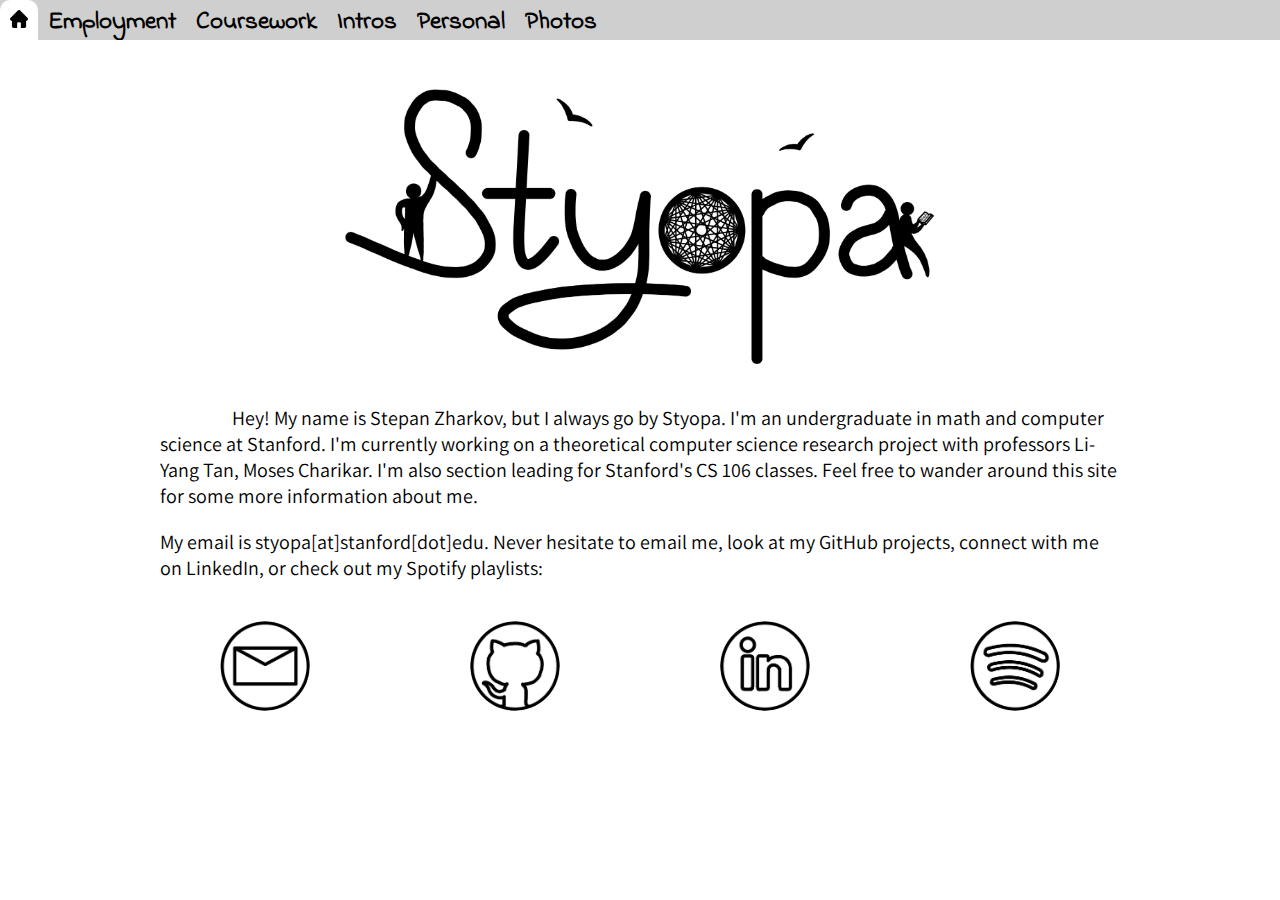
<file: index.html>
<!DOCTYPE html>
<html lang="en">
<head>
    <meta charset="UTF-8">
    <meta http-equiv="X-UA-Compatible" content="IE=edge">
    <meta name="viewport" content="width=device-width, initial-scale=1.0">
    <meta name="google-site-verification" content="WCGeSf4CZkFpRS2VMT4T-_Fg2a4xaLmZZGT3TBRXiio" />
    <meta name="description" content="Hey! My name is Stepan Zharkov, but I always go by Styopa. I'm an undergraduate in math and computer science at Stanford. This is my personal website. Feel free to 
    wander around.">
    <link rel="canonical" href="https://stanford.edu/~styopa" />
    <link rel="stylesheet" href="css/style.css">
    <link rel="stylesheet" href="css/index.css">
    <link rel="preload" as="image" href='./img/cartoons/styopa.jpeg' alt='styopa'>
    <link rel="preload" as="image" href='./img/icons/github0.jpeg'>
    <link rel="preload" as="image" href='./img/icons/github1.jpeg'>
    <link rel="preload" as="image" href='./img/icons/email0.jpeg'>
    <link rel="preload" as="image" href='./img/icons/email1.jpeg'>
    <link rel="preload" as="image" href='./img/icons/linkedin0.jpeg'>
    <link rel="preload" as="image" href='./img/icons/linkedin1.jpeg'>
    <link rel="preload" as="image" href='./img/icons/spotify0.jpeg'>
    <link rel="preload" as="image" href='./img/icons/spotify1.jpeg'>

    <title>Stepan (Styopa) Zharkov</title>
    <style>
        @import url('https://fonts.googleapis.com/css2?family=Indie+Flower&display=swap');
        @import url('https://fonts.googleapis.com/css2?family=Assistant:wght@200;300&display=swap');
    </style>
</head>
<!-- HI!!! IDK WHY YOURE LOOKING AT THE SOURCE CODE OF THIS SITE, BUT I DO THAT ALL THE TIME ON RANDOM SITES SO IT MAKES SENSE. -->
<body>
    <ul class="navbar">
        <li><a href="." class="selected-navpage"><img class="homeimg" src="./img/icons/home.png" alt="Home"></a></li>
        <li><a href="./employment">Employment</a></li>
        <li><a href="./coursework">Coursework</a></li>
        <li><a href="./intros">Intros</a></li>
        <li><a href="./personal">Personal</a></li>
        <li><a href="./photos">Photos</a></li>
    </ul>

    <div class="navbarpad"></div>

    <div class='styopadiv'><img src='./img/cartoons/styopa.jpeg' alt='styopa' class='styopa' loading="lazy"></div>

    <div class="introdiv">
        <p class="intro">
            &emsp;  &emsp;  &emsp; Hey! My name is Stepan Zharkov, but I always go by Styopa. I'm an undergraduate in math and computer science at Stanford. I'm currently working on a theoretical computer science research project with professors Li-Yang Tan, Moses Charikar. I'm also section leading for Stanford's CS 106 classes. Feel free to wander around this site for some more information about me.
        </p> 
    </div>

    <div class="contactdiv">
        <p class="contactintro">My email is styopa[at]stanford[dot]edu. Never hesitate to email me, look at my GitHub projects, connect with me on LinkedIn, or check out my Spotify playlists:</p>
        <div class="contactbox">
            <a href="mailto:styopa@stanford.edu" class="contact" id="email"></a>
        </div>
        <div class="contactbox">
            <a href="https://github.com/styopazharkov" class="contact" id="github" target="_blank" rel="noopener noreferrer"></a>
        </div>
        <div class="contactbox"> 
            <a href="https://linkedin.com/in/stepan-styopa-zharkov-536a361a9" class="contact" id="linkedin" target="_blank" rel="noopener noreferrer"></a>
        </div>
        <div class="contactbox"> 
            <a href="https://open.spotify.com/user/b8in0eb3bhi714prclgotaghg?si=1b4b2e9f9ed24e78" class="contact" id="spotify" target="_blank" rel="noopener noreferrer"></a>
        </div>
    </div>
</body>
</html>
</file>
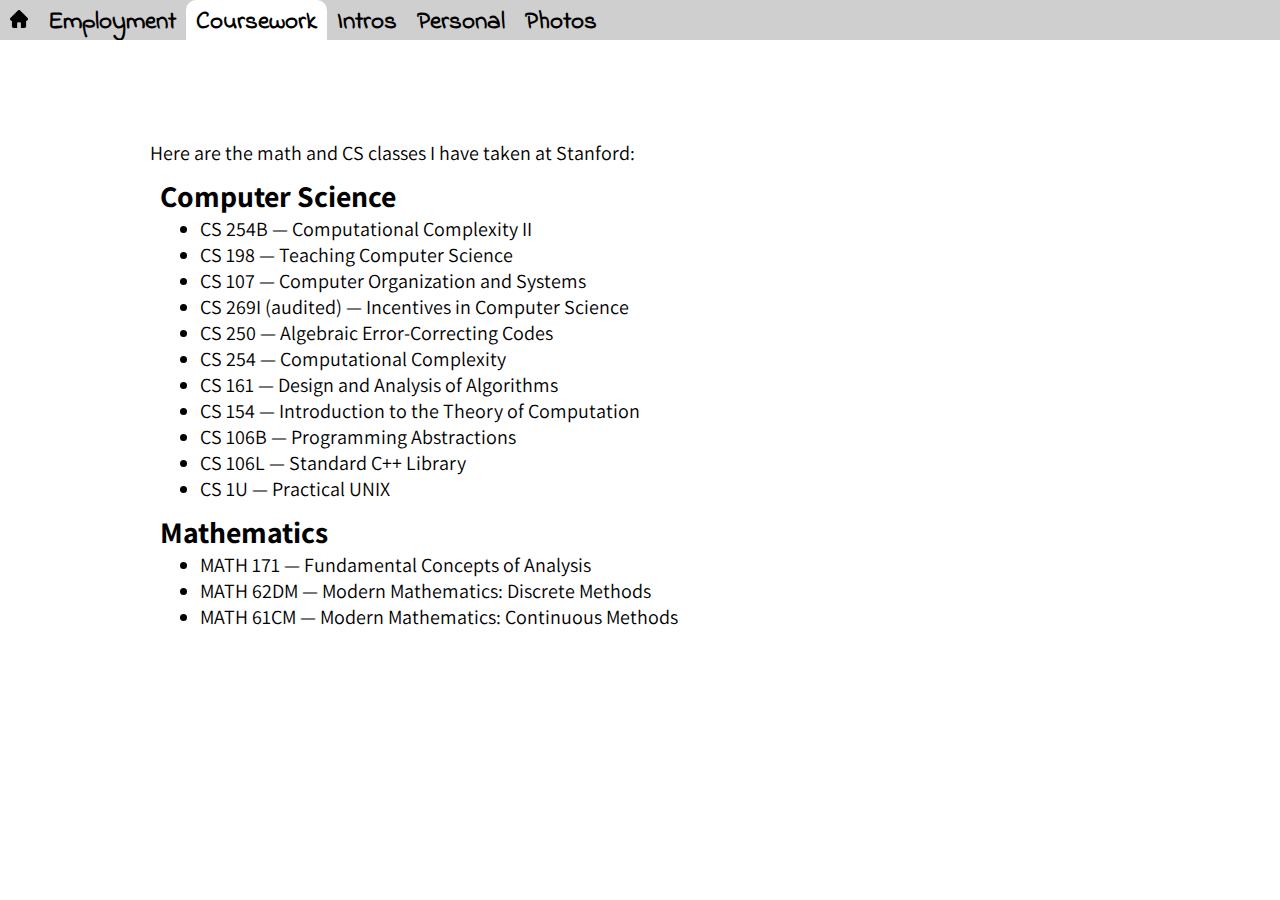
<file: coursework.html>
<!DOCTYPE html>
<html lang="en">
<head>
    <meta charset="UTF-8">
    <meta http-equiv="X-UA-Compatible" content="IE=edge">
    <meta name="viewport" content="width=device-width, initial-scale=1.0">
    <meta name="description" content="Hey, it's Styopa! This page has the math and CS classes I have taken at Stanford.">
    <link rel="canonical" href="https://stanford.edu/~styopa/coursework" />
    <link rel="stylesheet" href="css/style.css">
    <link rel="stylesheet" href="css/coursework.css">
    <title>Styopa — Coursework</title>
    <style>
        @import url('https://fonts.googleapis.com/css2?family=Indie+Flower&display=swap');
        @import url('https://fonts.googleapis.com/css2?family=Assistant:wght@200;300&display=swap');
    </style>
</head>
<body>
    <ul class="navbar">
        <li><a href="."><img class="homeimg" src="./img/icons/home.png" alt="Home"></a></li>
        <li><a href="./employment">Employment</a></li>
        <li><a href="./coursework"  class="selected-navpage">Coursework</a></li>
        <li><a href="./intros">Intros</a></li>
        <li><a href="./personal">Personal</a></li>
        <li><a href="./photos">Photos</a></li>
    </ul>

    <div class="navbarpad"></div>
    <div class="container">
        <div class="intro"><p>Here are the math and CS classes I have taken at Stanford:</p></div>
        <div class="course-section">
            <h2>Computer Science</h2>
            <ul>
                <!-- <li class="course"> CS 359A — Research Seminar in Complexity Theory</li> TODO: uncomment this -->
                <li class="course"> CS 254B — Computational Complexity II</li>
                <li class="course"> CS 198 — Teaching Computer Science</li>
                <li class="course"> CS 107 — Computer Organization and Systems</li>
                <li class="course"> CS 269I (audited) — Incentives in Computer Science</li>
                <li class="course"> CS 250 — Algebraic Error-Correcting Codes</li>
                <li class="course"> CS 254 — Computational Complexity</li>
                <li class="course"> CS 161 — Design and Analysis of Algorithms</li>
                <li class="course"> CS 154 — Introduction to the Theory of Computation</li>
                <li class="course"> CS 106B — Programming Abstractions</li>
                <li class="course"> CS 106L — Standard C++ Library</li>
                <li class="course"> CS 1U — Practical UNIX</li>
            </ul>
        </div>
        <div class="course-section">
            <h2>Mathematics</h2>
            <ul>
                <li class="course">MATH 171 — Fundamental Concepts of Analysis</li>
                <li class="course">MATH 62DM — Modern Mathematics: Discrete Methods</li>
                <li class="course">MATH 61CM — Modern Mathematics: Continuous Methods</li>
            </ul>
        </div>
    </div>
</body>
</html>
</file>
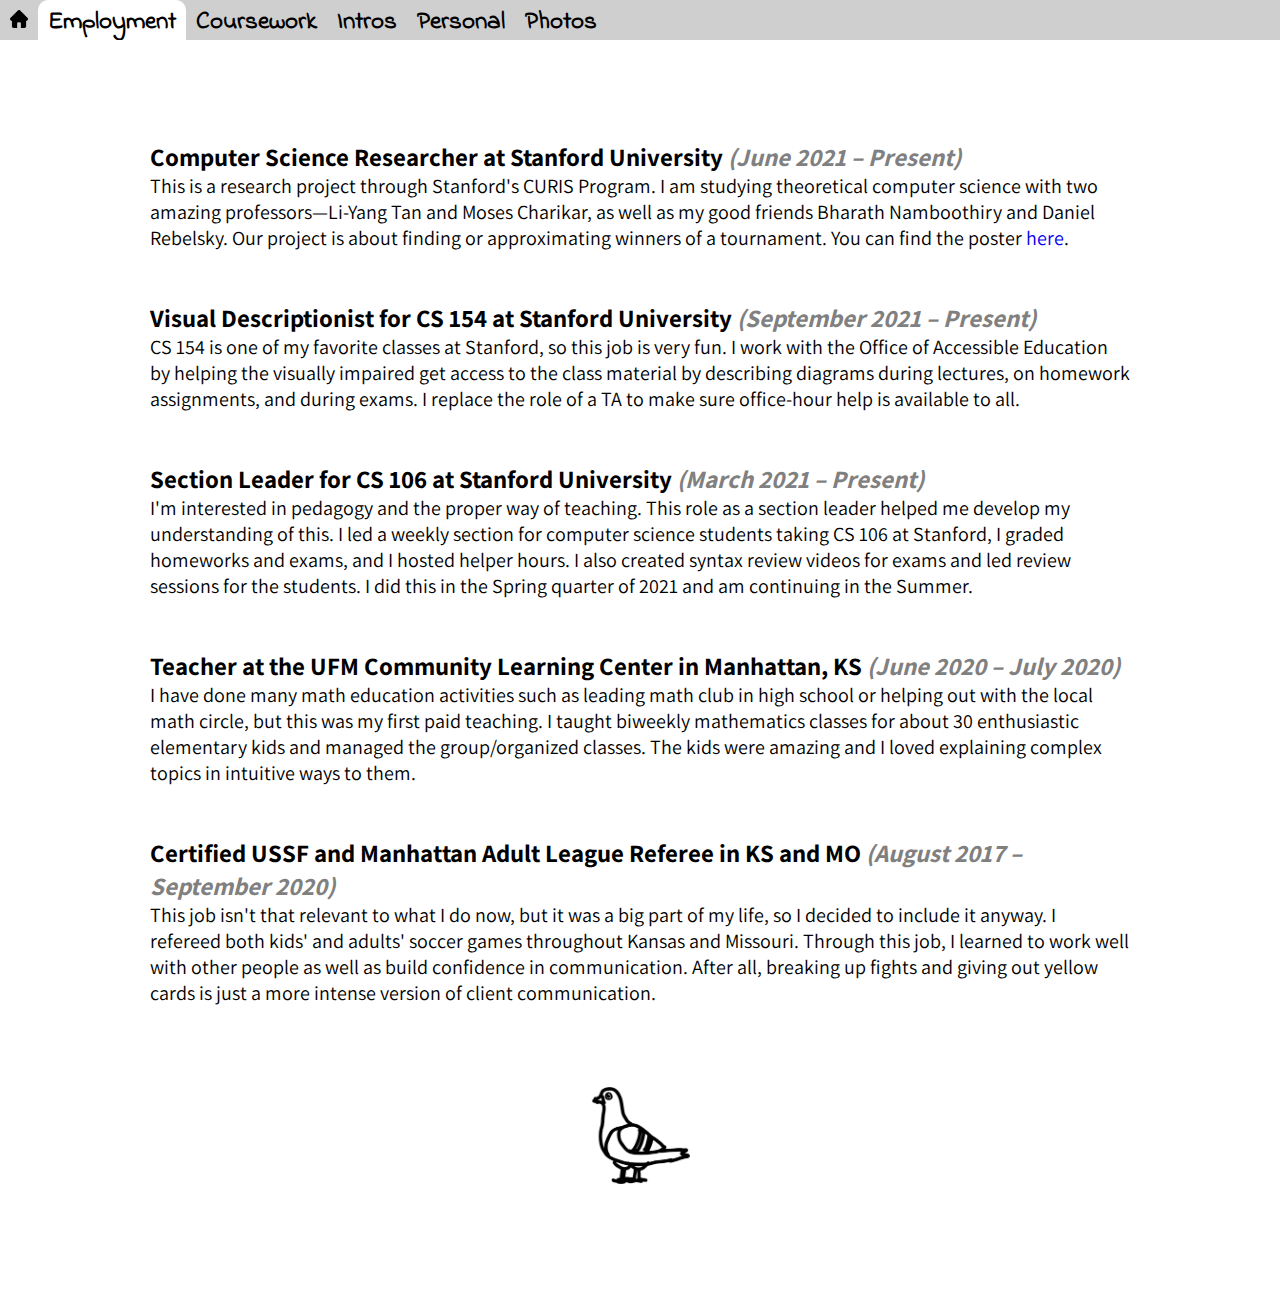
<file: employment.html>
<!DOCTYPE html>
<html lang="en">
<head>
    <meta charset="UTF-8">
    <meta http-equiv="X-UA-Compatible" content="IE=edge">
    <meta name="viewport" content="width=device-width, initial-scale=1.0">
    <meta name="description" content="Hey, it's Styopa! This page has my past jobs in math and CS.">
    <link rel="canonical" href="https://stanford.edu/~styopa/employment" />
    <link rel="stylesheet" href="css/style.css">
    <link rel="stylesheet" href="css/employment.css">
    <link rel="preload" as="image" href='./img/cartoons/pigeon0.jpeg' alt='cartoon of a pigeon'>
    <link rel="preload" as="image" href='./img/cartoons/pigeon1.jpeg' alt='cartoon of a pigeon'>
    <title>Styopa — Employment</title>
    <style>
        @import url('https://fonts.googleapis.com/css2?family=Indie+Flower&display=swap');
        @import url('https://fonts.googleapis.com/css2?family=Assistant:wght@200;300&display=swap');
    </style>
</head>
<body>
    <ul class="navbar">
        <li><a href="."><img class="homeimg" src="./img/icons/home.png" alt="Home"></a></li>
        <li><a href="./employment"  class="selected-navpage">Employment</a></li>
        <li><a href="./coursework">Coursework</a></li>
        <li><a href="./intros">Intros</a></li>
        <li><a href="./personal">Personal</a></li>
        <li><a href="./photos">Photos</a></li>
    </ul>
    <div class="navbarpad"></div>
    <div class="container">
        <div class="jobdiv">
            <h2>Computer Science Researcher at Stanford University <span class="dates">(June 2021 – Present)</span> </h2>
            <p> This is a research project through Stanford's CURIS Program. I am studying theoretical computer science with two amazing professors—Li-Yang Tan and Moses Charikar, as well as my good friends Bharath Namboothiry and Daniel Rebelsky. Our project is about finding or approximating winners of a tournament. You can find the poster <a style="text-decoration: none;" href="./pdfs/curis-poster.pdf">here</a>.</p>
        </div>
        <div class="jobdiv">
            <h2>Visual Descriptionist for CS 154 at Stanford University <span class="dates">(September 2021 – Present)</span></h2>
            <p>CS 154 is one of my favorite classes at Stanford, so this job is very fun. I work with the Office of Accessible Education by helping the visually impaired get access to the class material by describing diagrams during lectures, on homework assignments, and during exams. I replace the role of a TA to make sure office-hour help is available to all.</p>
        </div>
        <div class="jobdiv">
        <div class="jobdiv">
            <h2>Section Leader for CS 106 at Stanford University <span class="dates">(March 2021 – Present)</span></h2>
            <p>I'm interested in pedagogy and the proper way of teaching. This role as a section leader helped me develop my understanding of this. I led a weekly section for computer science students taking CS 106 at Stanford, I graded homeworks and exams, and I hosted helper hours. I also created syntax review videos for exams and led review sessions for the students. I did this in the Spring quarter of 2021 and am continuing in the Summer.</p>
        </div>
        <div class="jobdiv">
            <h2>Teacher at the UFM Community Learning Center in Manhattan, KS <span class="dates">(June 2020 – July 2020)</span></h2>
            <p> I have done many math education activities such as leading math club in high school or helping out with the local math circle, but this was my first paid teaching. I taught biweekly mathematics classes for about 30 enthusiastic elementary kids and managed the group/organized classes. The kids were amazing and I loved explaining complex topics in intuitive ways to them.</p>
        </div>
        <div class="jobdiv">
            <h2>Certified USSF and Manhattan Adult League Referee in KS and MO<span class="dates"> (August 2017 – September 2020)</span></h2>
            <p> This job isn't that relevant to what I do now, but it was a big part of my life, so I decided to include it anyway. I refereed both kids' and adults' soccer games throughout Kansas and Missouri. Through this job, I learned to work well with other people as well as build confidence in communication. After all, breaking up fights and giving out yellow cards is just a more intense version of client communication.</p>
        </div>

        <div class='employmentcartoondiv'><img src='./img/cartoons/pigeon0.jpeg' alt='cartoon of a pigeon' class='employmentcartoon'></div>    
    </div>
</body>
</html>
</file>
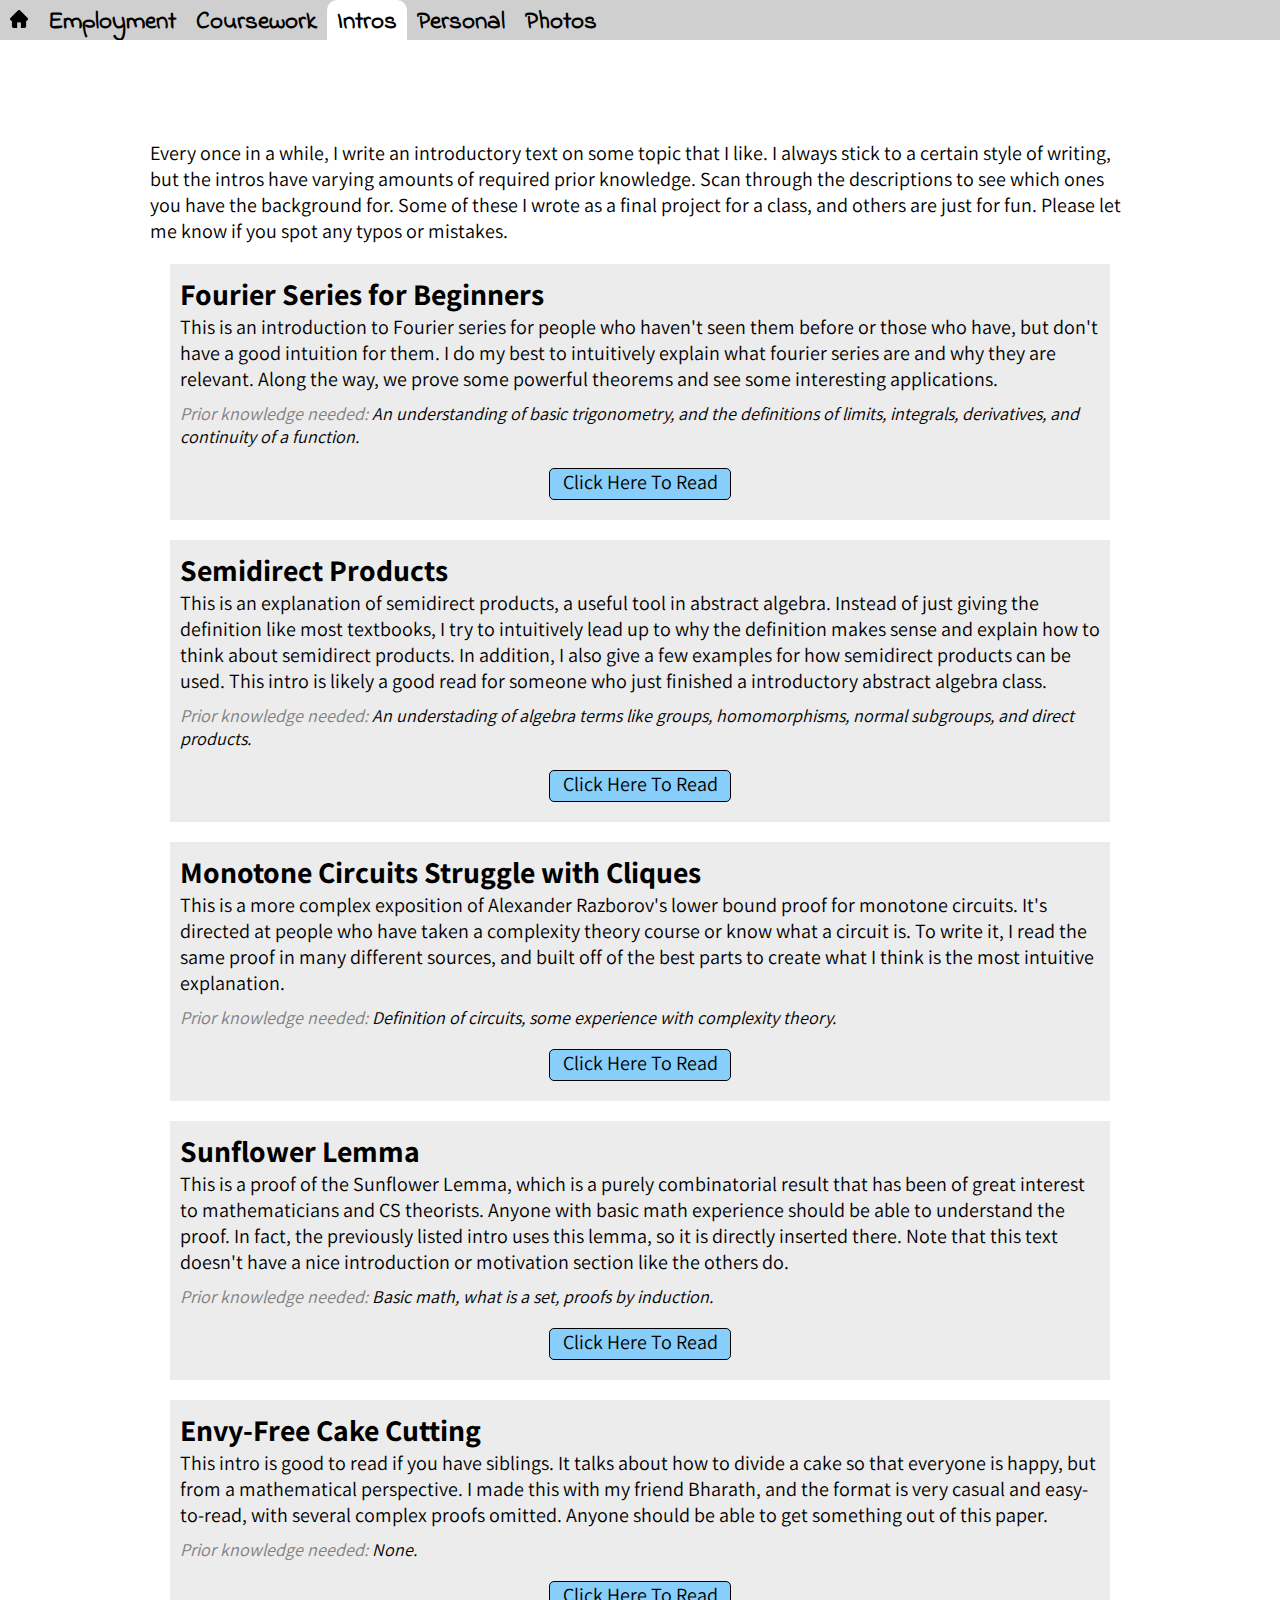
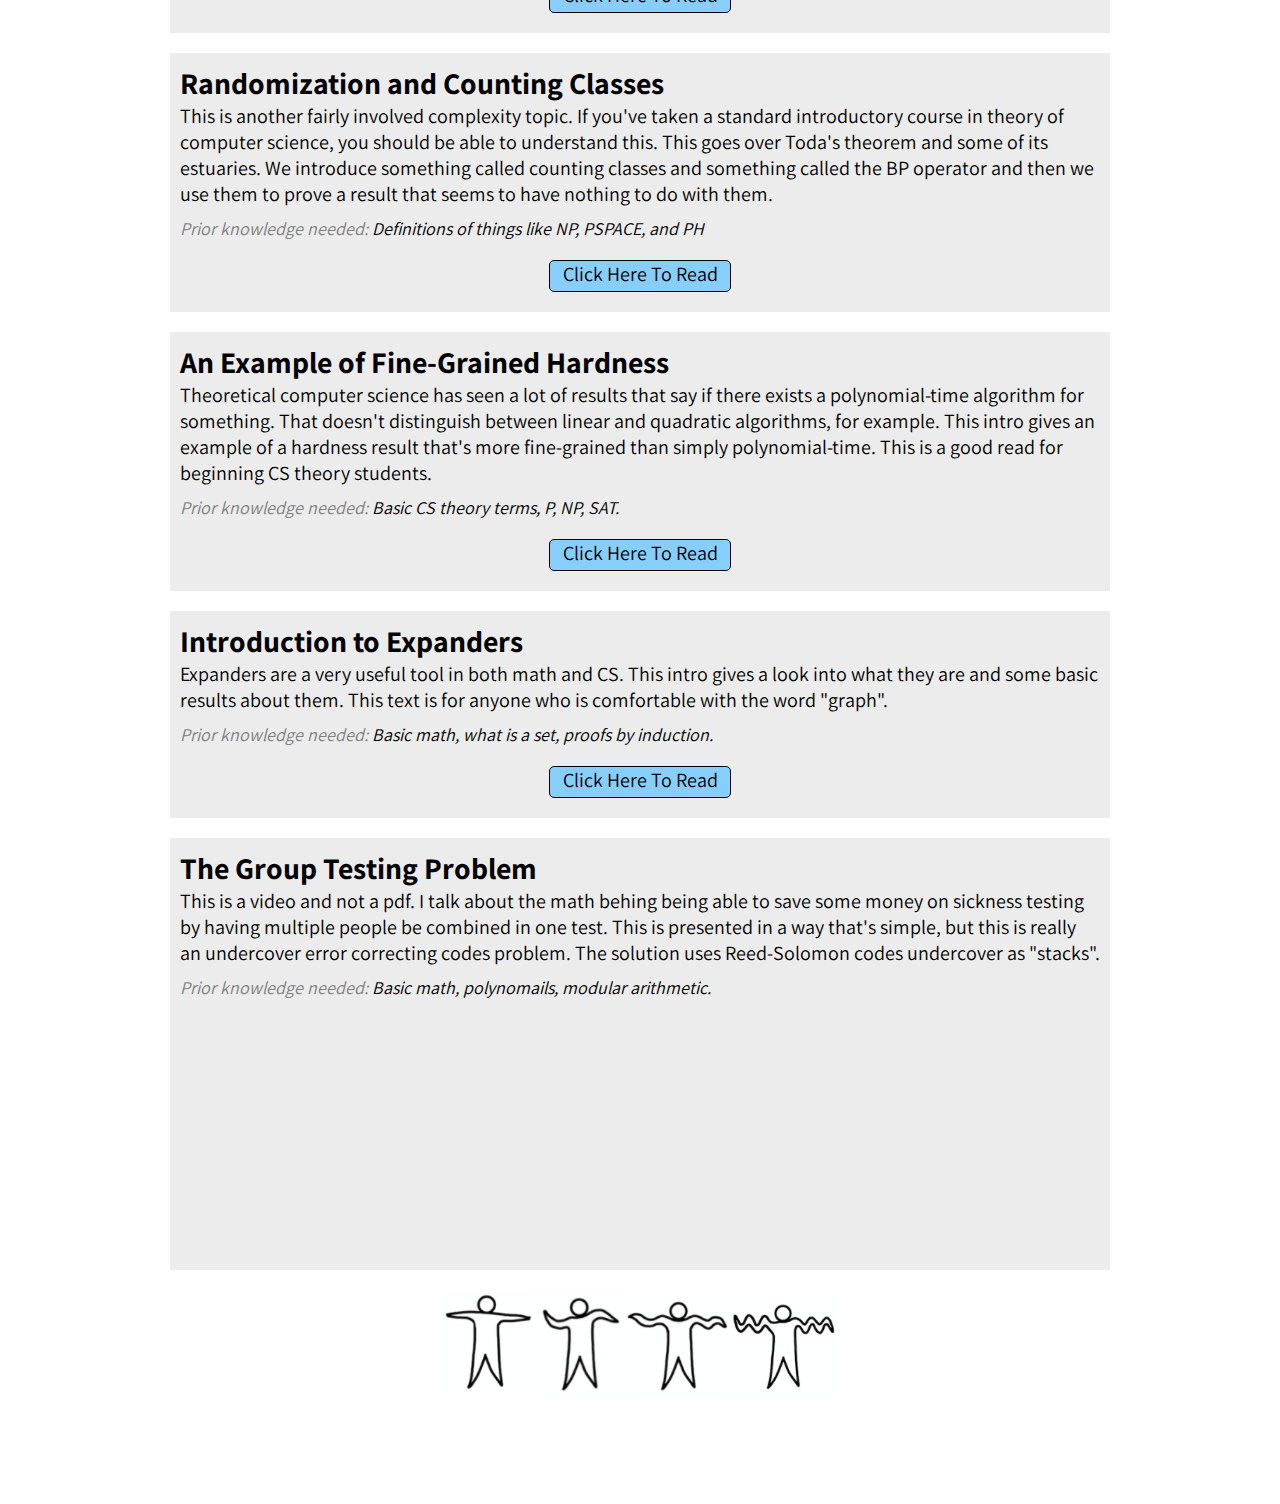
<file: intros.html>
<!DOCTYPE html>
<html lang="en">
<head>
    <meta charset="UTF-8">
    <meta http-equiv="X-UA-Compatible" content="IE=edge">
    <meta name="viewport" content="width=device-width, initial-scale=1.0">
    <meta name="description" content="Hey, it's Styopa! This page has intoductory texts you should read.">
    <link rel="canonical" href="https://stanford.edu/~styopa/intros" />
    <link rel="stylesheet" href="css/style.css">
    <link rel="stylesheet" href="css/intros.css">
    <title>Styopa — Intros</title>
    <style>
        @import url('https://fonts.googleapis.com/css2?family=Indie+Flower&display=swap');
        @import url('https://fonts.googleapis.com/css2?family=Assistant:wght@200;300&display=swap');
    </style>
</head>
<body>
    <ul class="navbar">
        <li><a href="."><img class="homeimg" src="./img/icons/home.png" alt="Home"></a></li>
        <li><a href="./employment">Employment</a></li>
        <li><a href="./coursework">Coursework</a></li>
        <li><a href="./intros" class="selected-navpage">Intros</a></li>
        <li><a href="./personal">Personal</a></li>
        <li><a href="./photos">Photos</a></li>
    </ul>

    <div class="navbarpad"></div>

    <div class="container">
        <div class="pretext">Every once in a while, I write an introductory text on some topic that I like. I always stick to a certain style of writing, but the intros have varying amounts of required prior knowledge. Scan through the descriptions to see which ones you have the background for. Some of these I wrote as a final project for a class, and others are just for fun. Please let me know if you spot any typos or mistakes.</div>

        <div class="introdiv">
            <h2>Fourier Series for Beginners</h2>
            <p>
                This is an introduction to Fourier series for people who haven't seen them before or those who have, but don't have a good intuition for them. I do my best to intuitively explain what fourier series are and why they are relevant. Along the way, we prove some powerful theorems and see some interesting applications.
            </p>
            <p class="prereq">
                <span class="prereqpretext">Prior knowledge needed:</span> An understanding of basic trigonometry, and the definitions of limits, integrals, derivatives, and continuity of a function.
            </p>
            <div class="linkdiv"><a href="./pdfs/fourier-series.pdf">Click Here To Read</a></div>
        </div>

        <div class="introdiv">
            <h2>Semidirect Products</h2>
            <p>
                This is an explanation of semidirect products, a useful tool in abstract algebra. Instead of just giving the definition like most textbooks, I try to intuitively lead up to why the definition makes sense and explain how to think about semidirect products. In addition, I also give a few examples for how semidirect products can be used. This intro is likely a good read for someone who just finished a introductory abstract algebra class.
            </p>
            <p class="prereq">
                <span class="prereqpretext">Prior knowledge needed:</span> An understading of algebra terms like groups, homomorphisms, normal subgroups, and direct products.
            </p>
            <div class="linkdiv"><a href="./pdfs/semidirect-products.pdf">Click Here To Read</a></div>
        </div>

        <div class="introdiv">
            <h2>Monotone Circuits Struggle with Cliques</h2>
            <p>This is a more complex exposition of Alexander Razborov's lower bound proof for monotone circuits. It's directed at people who have taken a complexity theory course or know what a circuit is. To write it, I read the same proof in many different sources, and built off of the best parts to create what I think is the most intuitive explanation.</p>
            <p class="prereq">
                <span class="prereqpretext">Prior knowledge needed:</span> Definition of circuits, some experience with complexity theory.
            </p>
            <div class="linkdiv"><a href="./pdfs/monotone-circuits.pdf">Click Here To Read</a></div>
        </div>

        <div class="introdiv">
            <h2>Sunflower Lemma</h2>
            <p>This is a proof of the Sunflower Lemma, which is a purely combinatorial result that has been of great interest to mathematicians and CS theorists. Anyone with basic math experience should be able to understand the proof. In fact, the previously listed intro uses this lemma, so it is directly inserted there. Note that this text doesn't have a nice introduction or motivation section like the others do. </p>
            <p class="prereq">
                <span class="prereqpretext">Prior knowledge needed:</span> Basic math, what is a set, proofs by induction. 
            </p>
            <div class="linkdiv"><a href="./pdfs/sunflower-lemma.pdf">Click Here To Read</a></div>
        </div>

        <div class="introdiv">
            <h2>Envy-Free Cake Cutting</h2>
            <p>This intro is good to read if you have siblings. It talks about how to divide a cake so that everyone is happy, but from a mathematical perspective. I made this with my friend Bharath, and the format is very casual and easy-to-read, with several complex proofs omitted. Anyone should be able to get something out of this paper.</p>
            <p class="prereq">
                <span class="prereqpretext">Prior knowledge needed:</span> None. 
            </p>
            <div class="linkdiv"><a href="./pdfs/cake-cutting.pdf">Click Here To Read</a></div>
        </div>

        <div class="introdiv">
            <h2>Randomization and Counting Classes</h2>
            <p>This is another fairly involved complexity topic. If you've taken a standard introductory course in theory of computer science, you should be able to understand this. This goes over Toda's theorem and some of its estuaries. We introduce something called counting classes and something called the BP operator and then we use them to prove a result that seems to have nothing to do with them. </p>
            <p class="prereq">
                <span class="prereqpretext">Prior knowledge needed:</span> Definitions of things like NP, PSPACE, and PH
            </p>
            <div class="linkdiv"><a href="./pdfs/randomization-and-counting-classes.pdf">Click Here To Read</a></div>
        </div>
        
        <div class="introdiv">
            <h2>An Example of Fine-Grained Hardness</h2>
            <p>Theoretical computer science has seen a lot of results that say if there exists a polynomial-time algorithm for something. That doesn't distinguish between linear and quadratic algorithms, for example. This intro gives an example of a hardness result that's more fine-grained than simply polynomial-time. This is a good read for beginning CS theory students.</p>
            <p class="prereq">
                <span class="prereqpretext">Prior knowledge needed:</span> Basic CS theory terms, P, NP, SAT.
            </p>
            <div class="linkdiv"><a href="./pdfs/fine-grained-hardness.pdf">Click Here To Read</a></div>
        </div>

        <div class="introdiv">
            <h2>Introduction to Expanders</h2>
            <p>Expanders are a very useful tool in both math and CS. This intro gives a look into what they are and some basic results about them. This text is for anyone who is comfortable with the word "graph".</p>
            <p class="prereq">
                <span class="prereqpretext">Prior knowledge needed:</span> Basic math, what is a set, proofs by induction. 
            </p>
            <div class="linkdiv"><a href="./pdfs/expanders.pdf">Click Here To Read</a></div>
        </div>

        <div class="introdiv">
            <h2>The Group Testing Problem</h2>
            <p>This is a video and not a pdf. I talk about the math behing being able to save some money on sickness testing by having multiple people be combined in one test. This is presented in a way that's simple, but this is really an undercover error correcting codes problem. The solution uses Reed-Solomon codes undercover as "stacks". </p>
            <p class="prereq">
                <span class="prereqpretext">Prior knowledge needed:</span> Basic math, polynomails, modular arithmetic.
            </p>
            <iframe class="video" src="https://www.youtube.com/embed/s7JvcW7kbNA" title="YouTube video player" frameborder="0" allow="accelerometer; autoplay; clipboard-write; encrypted-media; gyroscope; picture-in-picture" allowfullscreen loading="lazy"></iframe>
        </div>

        <div class='introcartoondiv'><img src='./img/cartoons/fourier-people.png' alt='cartoon of fourier people' class='introcartoon' loading='lazy'></div>    
    </div>
</body>
</html>
</file>
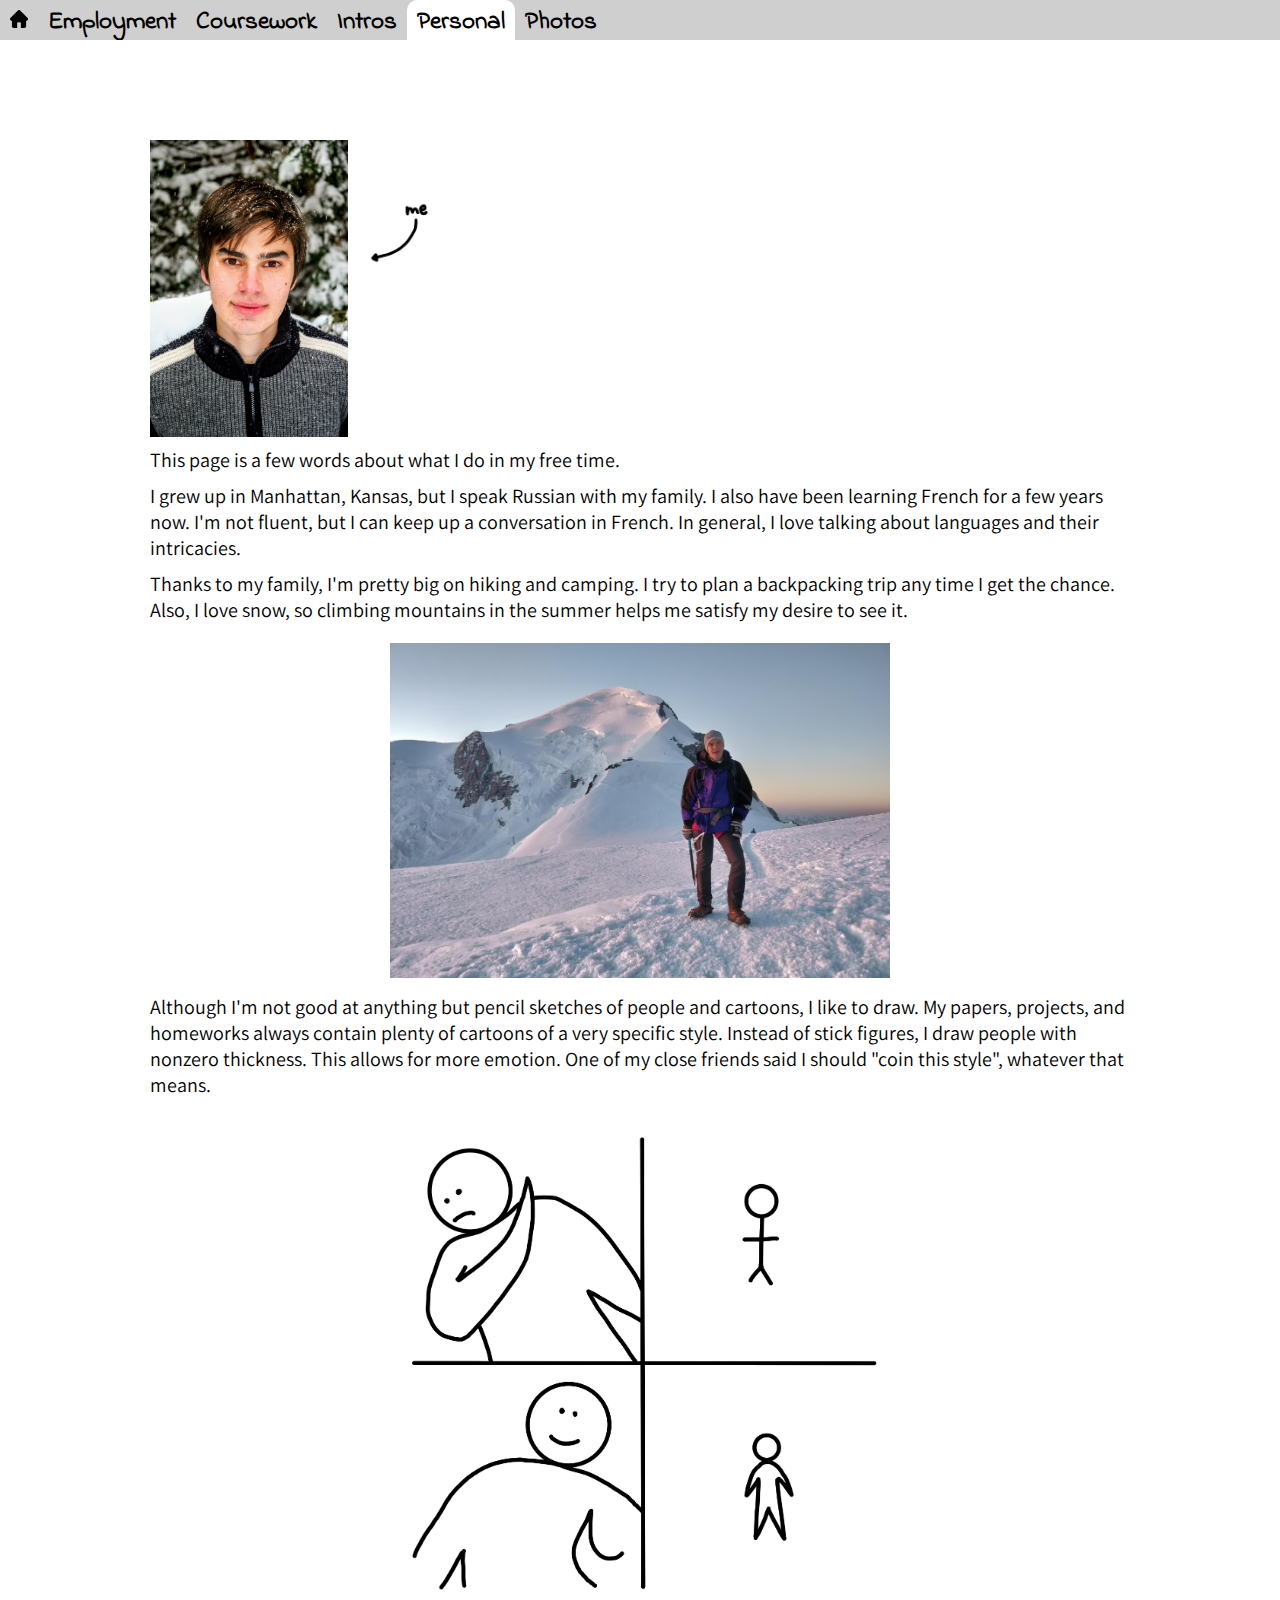
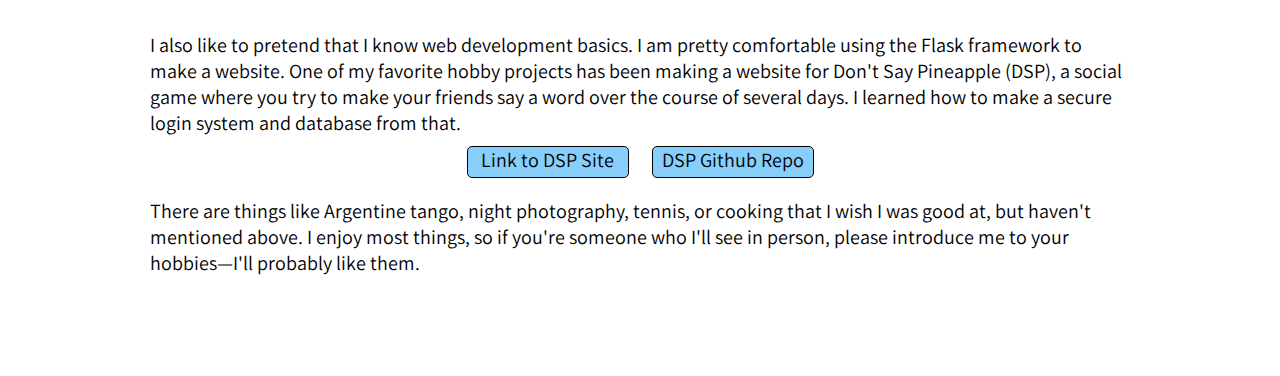
<file: personal.html>
<!DOCTYPE html>
<html lang="en">
<head>
    <meta charset="UTF-8">
    <meta http-equiv="X-UA-Compatible" content="IE=edge">
    <meta name="viewport" content="width=device-width, initial-scale=1.0">
    <meta name="description" content="Hey, it's Styopa! This page has random personal information about me.">
    <link rel="canonical" href="https://stanford.edu/~styopa/personal" />
    <link rel="stylesheet" href="css/style.css">
    <link rel="stylesheet" href="css/personal.css">
    <title>Styopa — Personal</title>
    <style>
        @import url('https://fonts.googleapis.com/css2?family=Indie+Flower&display=swap');
        @import url('https://fonts.googleapis.com/css2?family=Assistant:wght@200;300&display=swap');
    </style>
</head>
<body>
    <ul class="navbar">
        <li><a href="."><img class="homeimg" src="./img/icons/home.png" alt="Home"></a></li>
        <li><a href="./employment">Employment</a></li>
        <li><a href="./coursework">Coursework</a></li>
        <li><a href="./intros">Intros</a></li>
        <li><a href="./personal"  class="selected-navpage">Personal</a></li>
        <li><a href="./photos">Photos</a></li>
    </ul>
    <div class="navbarpad"></div>
    <div class="container">
        <div class='mephotodiv'>
            <img src='./img/me/me.jpg' alt='a photo of me' class='mephoto' loading='lazy'>
            <img src="./img/me/mearrow.jpeg" alt="an arrow pointing to me saying me" class="mearrow" loading="lazy">
        </div>
        <p>
            This page is a few words about what I do in my free time.
        </p>
        <p>
            I grew up in Manhattan, Kansas, but I speak Russian with my family. I also have been learning French for a few years now. I'm not fluent, but I can keep up a conversation in French. In general, I love talking about languages and their intricacies.
        </p>

        <p>
            Thanks to my family, I'm pretty big on hiking and camping. I try to plan a backpacking trip any time I get the chance. Also, I love snow, so climbing mountains in the summer helps me satisfy my desire to see it.
        </p>

        <div class='photodiv'>
            <img src='./img/personal/hiking.jpg' alt='a photo of me on a hike' class='photo' loading='lazy'>
        </div>
        <!-- TODO: add cartoons to this site to be able to mention them here -->
        <p>Although I'm not good at anything but pencil sketches of people and cartoons,
            <!-- (<a href="./img/personal/drawing.jpg">see this example</a>), TODO: uncomment this maybe -->
            I like to draw. My papers, projects, and homeworks always contain plenty of cartoons of a very specific style. Instead of stick figures, I draw people with nonzero thickness. This allows for more emotion. One of my close friends said I should "coin this style", whatever that means. </p>
        <div class='photodiv'>
            <img src='./img/personal/drake.jpg' alt='my cartoon style version of the drake meme' class='photo' loading='lazy'>
        </div>


        <p>
            I also like to pretend that I know web development basics. I am pretty comfortable using the Flask framework to make a website. One of my favorite hobby projects has been making a website for Don't Say Pineapple (DSP), a social game where you try to make your friends say a word over the course of several days. I learned how to make a secure login system and database from that. 
        </p>
        <div class="grid1">
            <div class="linkdiv"><a href="https://dontsaypineapple.herokuapp.com/">Link to DSP Site</a></div><div class="linkdiv"><a href="https://github.com/styopazharkov/dontsaypineapple">DSP Github Repo</a></div>
        </div>
        <p>
            There are things like Argentine tango, night photography, tennis, or cooking that I wish I was good at, but haven't mentioned above. I enjoy most things, so if you're someone who I'll see in person, please introduce me to your hobbies—I'll probably like them.
        </p>
    </div>
</body>
</html>
</file>
<file: css/style.css>
* {
    margin: 0;
    padding: 0;
}

body{
    font-family: Assistant, Roboto, sans-serif;
    font-size: 20px;
    background-color: white;
    margin: 0;
}

/* END BACKGROUND */

/* NAVBAR */
.navbar{
    width: 100%;
    list-style-type: none;
    margin: 0;
    padding: 0;
    overflow: hidden;
    background-color: rgb(207, 207, 207);
}

.navbar li {
    width: 100%;
}

.navbar li a{
    font-family: 'Indie Flower',sans-serif;
    font-size: 20px;
    line-height: 1;
    letter-spacing: 0px;
    margin: 0;
    font-weight: 600;
    /* text-transform: uppercase; */
    display: block;
    color: black;
    text-align: center;
    text-decoration: none;
    padding: 10px;
    padding-bottom: 5px;
}

.navbar li a:hover {
    background-color: rgb(223, 223, 223);
}

.selected-navpage {
    background-color: rgb(240, 240, 240);
}

.homeimg {
    height: 18px;
}

@media screen and (min-width: 600px) {
    .navbarpad{
        height: 40px;
    }

    .navbar{
        position: fixed;
    }

    .navbar li {
        float: left;
        width: unset;
    }

    .navbar li a{
        border-radius: 10px 10px 0 0;
        font-size: 25px;
    }

    .navbar li a:hover {
        background-color: rgb(240, 240, 240);
    }

    .selected-navpage {
        background-color: white;
    }
}
</file>
<file: css/index.css>
.styopadiv {
    margin: auto;
    max-width: 600px;
    width: 100%;
    margin-bottom: 30px;
    margin-top: 40px;
}

.styopadiv img {
    width: 100%;
}

.introdiv {
    margin: auto;
    width: 100%;
    max-width: 400px;
}

.intro {
    margin-left: 20px;
    margin-right: 20px;
}

.contactdiv{
    margin: auto;
    width: 100%;
    max-width: 400px;
    margin-top: 20px;
    margin-bottom: 50px;
    display: grid;
    grid-template-columns: auto auto auto auto;
    grid-template-rows: auto auto;
}

.contactintro{
    grid-column: 1 / -1;
    margin-bottom: 40px;
    margin-left: 20px;
    margin-right: 20px;
}

.contactbox{
    border-radius: 50%;
    width: 50px;
    height: 50px;
    margin: auto;
}

.contact{
    display: block;
    background-size: cover;
    background-repeat: no-repeat;
    width: 50px;
    height: 50px;
    border-radius: 50%;
    line-height: 50px;
    font-size: 12px;
    text-align: center;
    text-decoration: none;
    transition-duration: 0.5s;
    color: black;
}
#email {
    background-image: url(../img/icons/email0.jpeg);
}
.contactbox:hover #email{
    background-image: url(../img/icons/email1.jpeg);
}
#github {
    background-image: url(../img/icons/github0.jpeg);
}
.contactbox:hover #github{
    background-image: url(../img/icons/github1.jpeg);
}
#linkedin {
    background-image: url(../img/icons/linkedin0.jpeg);
}
.contactbox:hover #linkedin{
    background-image: url(../img/icons/linkedin1.jpeg);
}
#spotify {
    background-image: url(../img/icons/spotify0.jpeg);
}
.contactbox:hover #spotify{
    background-image: url(../img/icons/spotify1.jpeg);
}
.contactbox:hover .contact{
    transform: rotate3d(1,2,3,360deg);
    transition-duration: 0.6s;
}


@media screen and (min-width: 600px) {

    .contactdiv {
        max-width: 1000px;
        margin-bottom: 100px;
    }

    .introdiv {
        max-width: 1000px;
    }

    .contactbox{
        width: 90px;
        height: 90px;
    }

    .contact{
        width: 90px;
        height: 90px;
        line-height: 90px;
        font-size: 20px;
    }
}
</file>
<file: css/coursework.css>
.container{
    margin: 50px;
    margin-left: 20px;
    margin-right: 20px;
    font-size: smaller;
}

.course{
    margin-left: 40px;
}

.course-section{
    margin: 10px;
}

@media screen and (min-width: 700px) {
    .container{
        margin: 100px;
        margin-left: 150px;
        margin-right: 150px;
        font-size: inherit;
    }
}
</file>
<file: css/employment.css>
.container{
    margin: 50px;
    margin-left: 30px;
    margin-right: 30px;
}

.jobdiv {
    margin-top: 50px;
}

.jobdiv h2 {
    font-size: 25px;
    font-weight: bold;
}

.dates{
    color: gray;
    font-style: italic;
    font-weight: unset;
}

.employmentcartoondiv{
    height: 120px;
    width: 100%;
    margin: auto;
    margin-top: 80px;
    margin-bottom: 20px;
    max-width: 100px;
}

.employmentcartoon{
    width: 100%;
}

.employmentcartoondiv:hover .employmentcartoon{
    content: url(../img/cartoons/pigeon1.jpeg);
}

@media screen and (min-width: 700px) {
    .container{
        margin: 100px;
        margin-left: 150px;
        margin-right: 150px;
    }
}
</file>
<file: css/intros.css>
.container{
    margin: 50px;
    margin-left: 20px;
    margin-right: 20px;
}

.introdiv{
    margin: 20px;
    background-color: rgb(236, 236, 236);
    height: auto;
    padding: 10px;
}

.prereq{
    margin-top: 10px;
    margin-bottom: 20px;
    font-style: italic;
    font-size: 18px;
}

.prereqpretext{
    color: gray;
}

.linkdiv{
    height: 30px;
    width: 180px;
    background-color: lightskyblue;
    text-align: center;
    margin: auto;
    margin-bottom: 10px;
    border-radius: 5px;
    border: 1px solid black;
}

.linkdiv:hover {
    background-color: rgb(175, 224, 255);
}

.linkdiv a{
    display:block;
    width: 100%;
    height: 100%;
    text-decoration: none;
    font-style: normal;
    color: black;
}

.video{
    display: block;
    margin: auto;
    width: 261px; 
    height: 147px;
    margin-top: 10px;
    margin-bottom: 20px;
}

.introcartoondiv{
    width: 100%;
    margin: auto;
    margin-top: 20px;
    margin-bottom: 20px;
    max-width: 400px;
}

.introcartoon{
    width: 100%;
}

@media screen and (min-width: 770px) {
    .container{
        margin: 100px;
        margin-left: 150px;
        margin-right: 150px;
    }

    .video{
        width: 392px; 
        height: 220.5px;
    }
}

@media screen and (max-width: 660px) {
    .video{
        width: 174px; 
        height: 98px;
    }
}
</file>
<file: css/personal.css>
.container{
    margin: 50px;
    margin-left: 20px;
    margin-right: 20px;
}

.mephotodiv {
    width: 100%;
    max-width: 300px;
    margin: auto;
    display: grid;
    grid-template-columns: 66% 34%;
}

.mephoto{
    width: 100%;
}
.mearrow{
    width: 60%;
    margin: auto;
    margin-top: 60%;
}

p {
    margin-top: 10px;
}


.grid1{
    display: grid;
    grid-template-rows: auto auto;
    width: 200px;
    margin: auto;
    margin-top: 10px;
}

.linkdiv{
    height: 30px;
    width: 160px;
    background-color: lightskyblue;
    text-align: center;
    margin: auto;
    margin-bottom: 10px;
    border-radius: 5px;
    border: 1px solid black;
}

.linkdiv:hover {
    background-color: rgb(175, 224, 255);
}

.linkdiv a{
    display:block;
    width: 100%;
    height: 100%;
    text-decoration: none;
    font-style: normal;
    color: black;
}

.photodiv {
    width: 100%;
    max-width: 500px;
    margin: auto;
    margin-top: 20px;
}

.photodiv img {
    width: 100%;
}

@media screen and (min-width: 600px) {
    .container{
        margin: 100px;
        margin-left: 150px;
        margin-right: 150px;
    }

    .mephotodiv {
        margin: unset;
    }
}

@media screen and (min-width: 420px) {
    .grid1 {
        grid-template-columns: auto auto;
        grid-template-rows: unset;
        width: 370px;
    }
}
</file>
